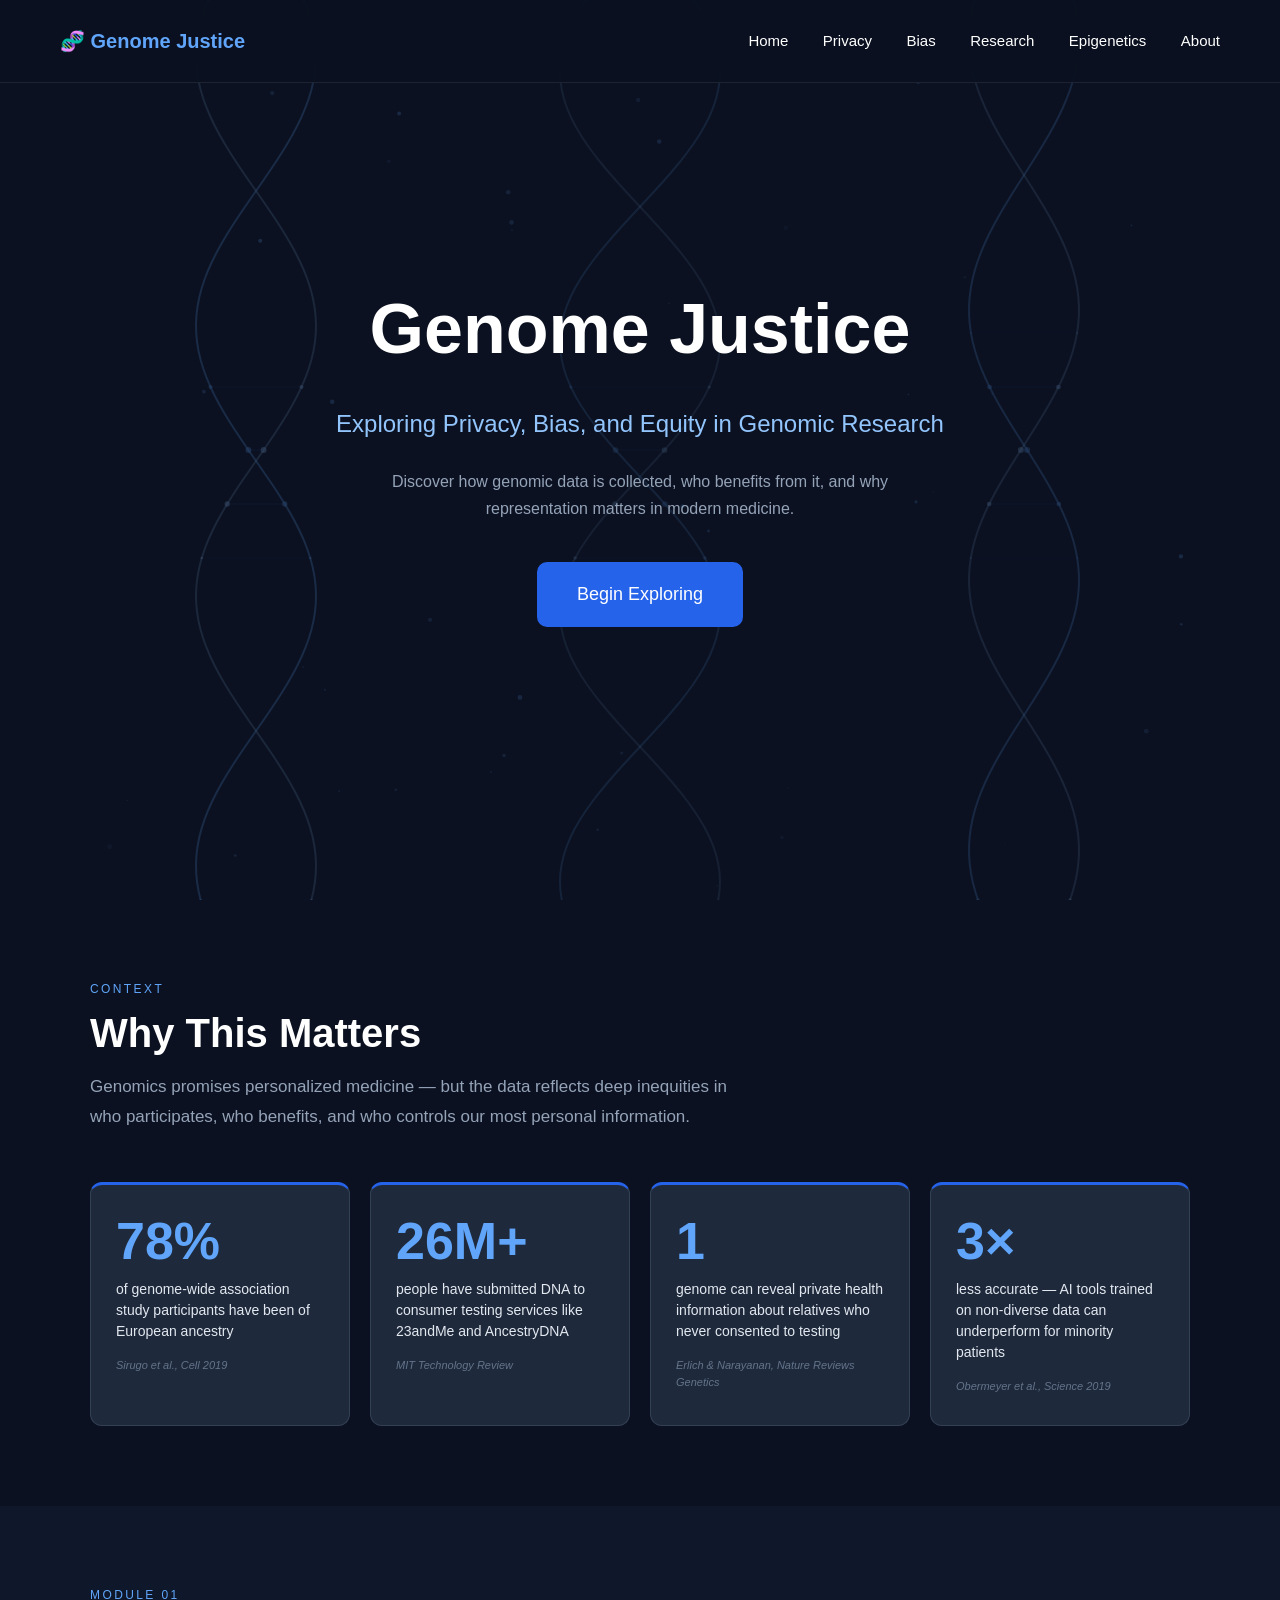
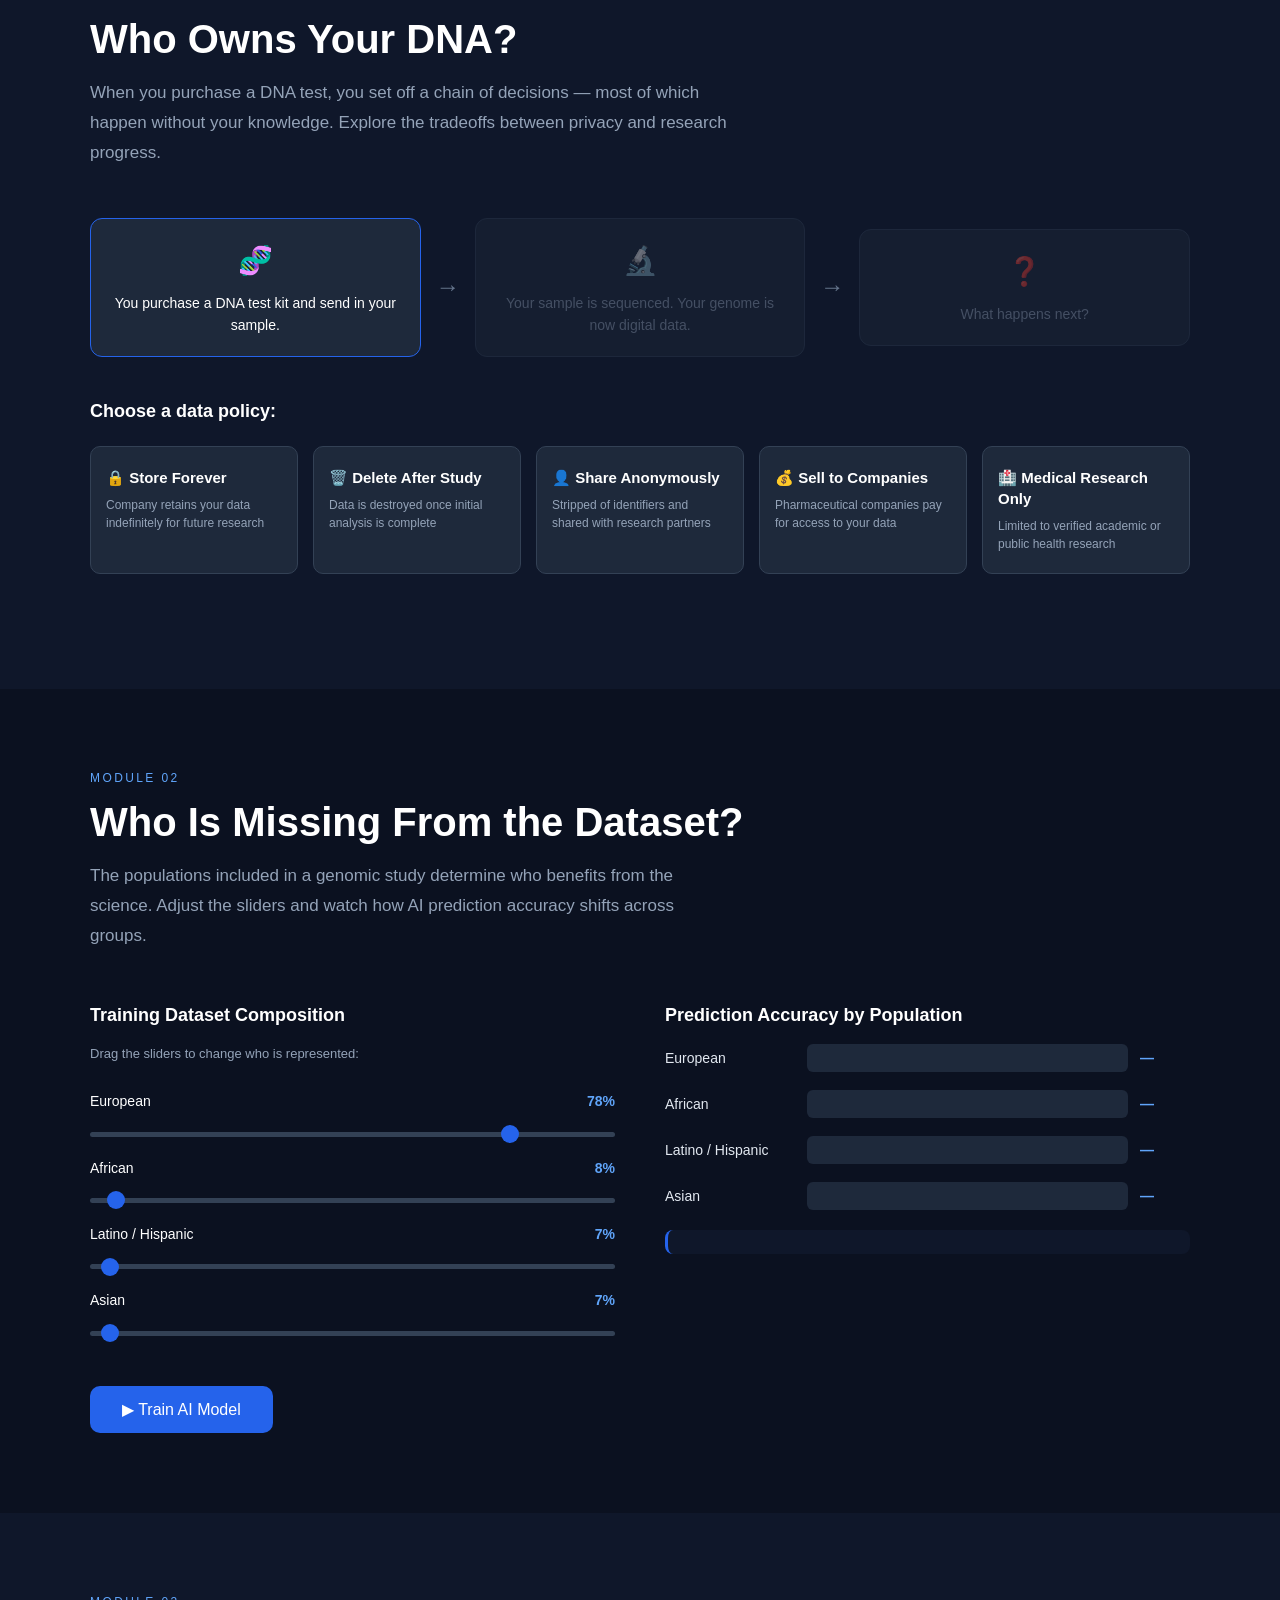
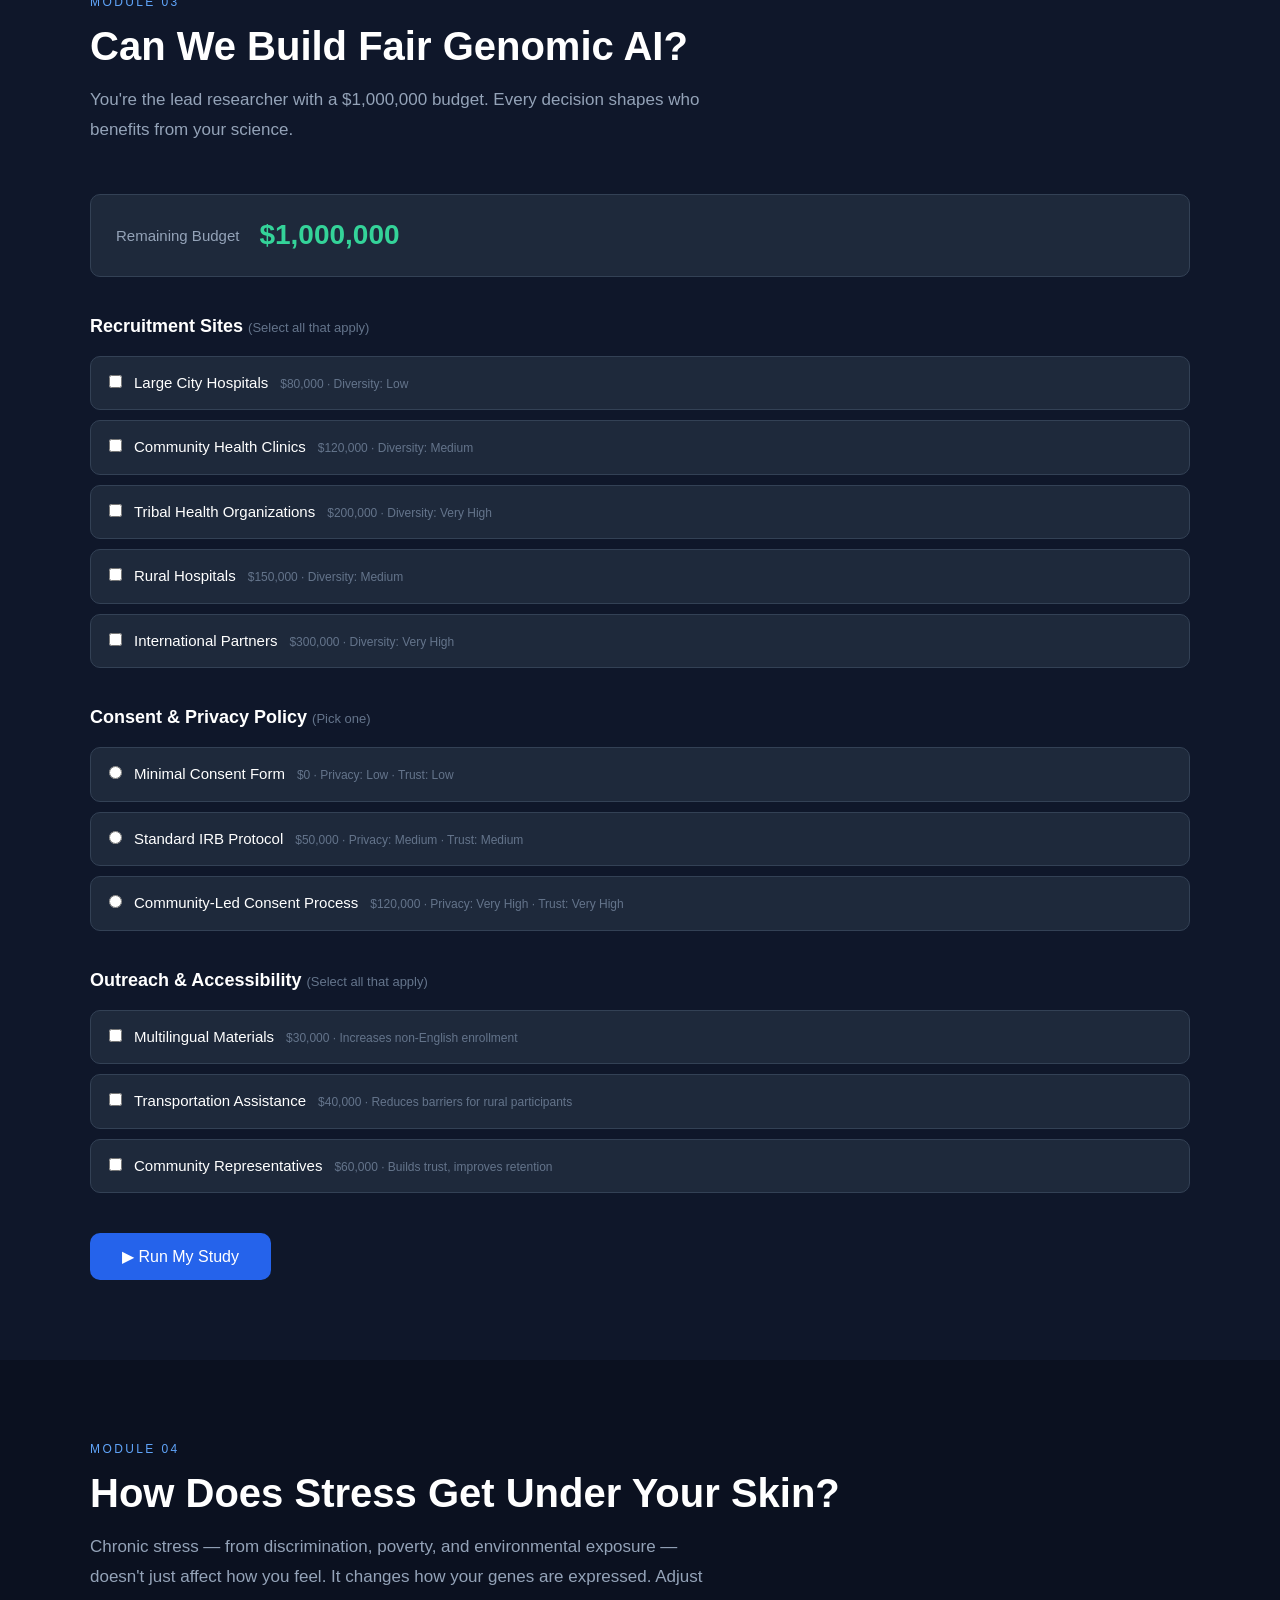
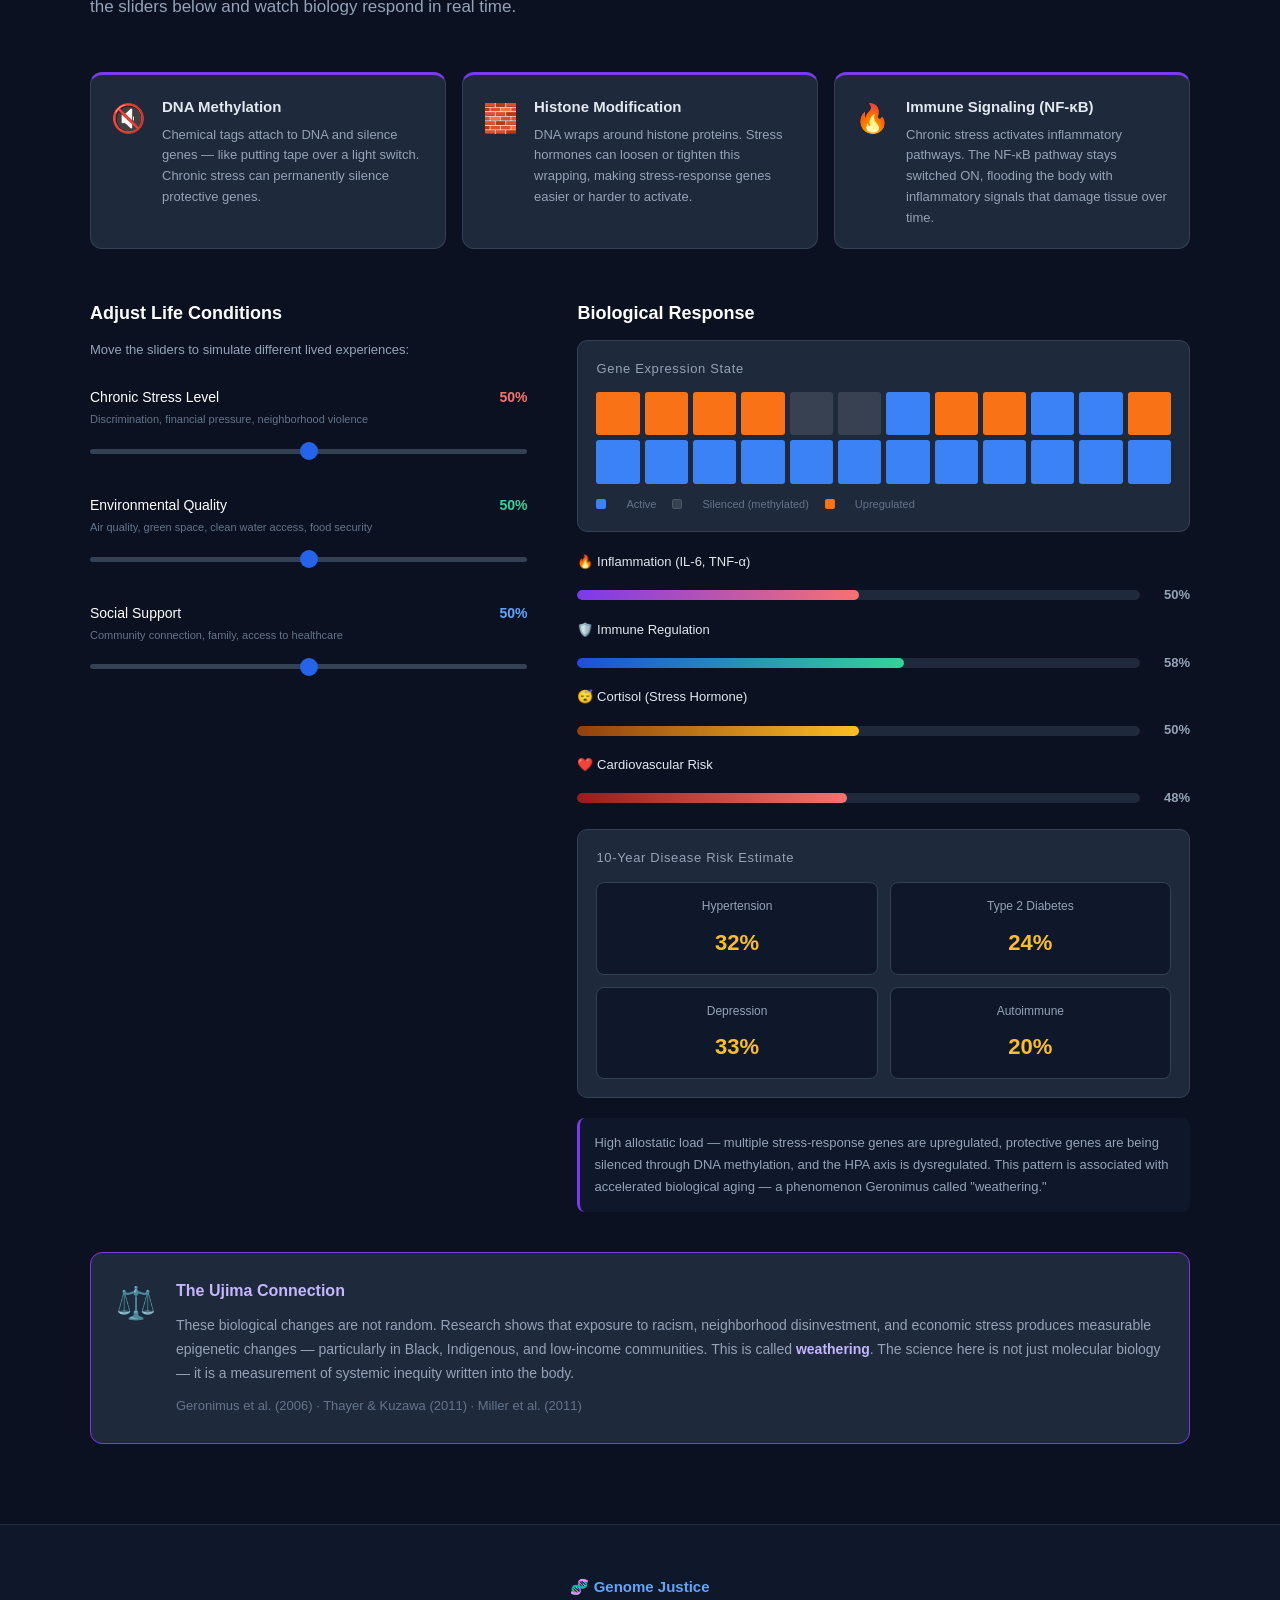
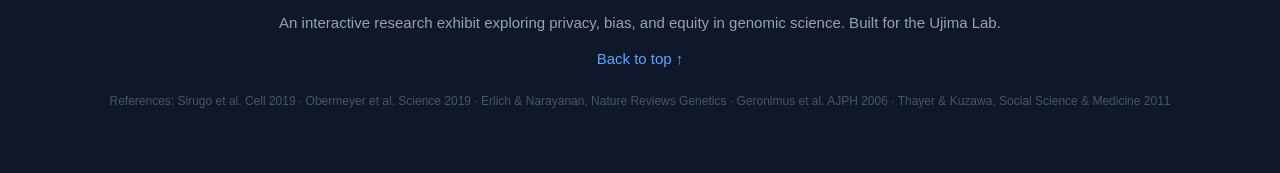
<file: index.html>
<!DOCTYPE html>
<html lang="en">
<head>
    <meta charset="UTF-8">
    <meta name="viewport" content="width=device-width, initial-scale=1.0">
    <title>Genome Justice</title>
    <link rel="stylesheet" href="style.css">
</head>
<body>

    <!-- HEADER -->
    <header>
        <h2>🧬 Genome Justice</h2>
        <nav>
            <a href="#hero">Home</a>
            <a href="#module1">Privacy</a>
            <a href="#module2">Bias</a>
            <a href="#module3">Research</a>
            <a href="#module4">Epigenetics</a>
            <a href="#footer">About</a>
        </nav>
    </header>

    <!-- HERO -->
    <main id="hero">
        <canvas id="dnaCanvas"></canvas>
        <div class="hero-content">
            <h1>Genome Justice</h1>
            <p class="subtitle">Exploring Privacy, Bias, and Equity in Genomic Research</p>
            <p class="description">
                Discover how genomic data is collected, who benefits from it,
                and why representation matters in modern medicine.
            </p>
            <a href="#why" class="hero-btn">Begin Exploring</a>
        </div>
    </main>

    <!-- WHY IT MATTERS -->
    <section id="why" class="section">
        <div class="section-inner">
            <p class="section-tag">Context</p>
            <h2 class="section-title">Why This Matters</h2>
            <p class="section-intro">
                Genomics promises personalized medicine — but the data reflects deep inequities in who participates,
                who benefits, and who controls our most personal information.
            </p>
            <div class="stat-grid">
                <div class="stat-card">
                    <div class="stat-number">78%</div>
                    <div class="stat-label">of genome-wide association study participants have been of European ancestry</div>
                    <div class="stat-source">Sirugo et al., Cell 2019</div>
                </div>
                <div class="stat-card">
                    <div class="stat-number">26M+</div>
                    <div class="stat-label">people have submitted DNA to consumer testing services like 23andMe and AncestryDNA</div>
                    <div class="stat-source">MIT Technology Review</div>
                </div>
                <div class="stat-card">
                    <div class="stat-number">1</div>
                    <div class="stat-label">genome can reveal private health information about relatives who never consented to testing</div>
                    <div class="stat-source">Erlich & Narayanan, Nature Reviews Genetics</div>
                </div>
                <div class="stat-card">
                    <div class="stat-number">3×</div>
                    <div class="stat-label">less accurate — AI tools trained on non-diverse data can underperform for minority patients</div>
                    <div class="stat-source">Obermeyer et al., Science 2019</div>
                </div>
            </div>
        </div>
    </section>

    <!-- MODULE 1 -->
    <section id="module1" class="section alt">
        <div class="section-inner">
            <p class="section-tag">Module 01</p>
            <h2 class="section-title">Who Owns Your DNA?</h2>
            <p class="section-intro">
                When you purchase a DNA test, you set off a chain of decisions — most of which happen without your knowledge.
                Explore the tradeoffs between privacy and research progress.
            </p>

            <div class="journey">
                <div class="journey-step active" id="step0">
                    <div class="step-icon">🧬</div>
                    <p>You purchase a DNA test kit and send in your sample.</p>
                </div>
                <div class="journey-arrow">→</div>
                <div class="journey-step" id="step1">
                    <div class="step-icon">🔬</div>
                    <p>Your sample is sequenced. Your genome is now digital data.</p>
                </div>
                <div class="journey-arrow">→</div>
                <div class="journey-step" id="step2">
                    <div class="step-icon">❓</div>
                    <p>What happens next?</p>
                </div>
            </div>

            <h3 class="choose-label">Choose a data policy:</h3>
            <div class="choice-grid">
                <button class="choice-btn" data-choice="store">🔒 Store Forever<span>Company retains your data indefinitely for future research</span></button>
                <button class="choice-btn" data-choice="delete">🗑️ Delete After Study<span>Data is destroyed once initial analysis is complete</span></button>
                <button class="choice-btn" data-choice="anonymous">👤 Share Anonymously<span>Stripped of identifiers and shared with research partners</span></button>
                <button class="choice-btn" data-choice="sell">💰 Sell to Companies<span>Pharmaceutical companies pay for access to your data</span></button>
                <button class="choice-btn" data-choice="research">🏥 Medical Research Only<span>Limited to verified academic or public health research</span></button>
            </div>

            <div class="score-panel" id="scorePanel">
                <h3>Policy Impact</h3>
                <div class="score-row">
                    <span class="score-label">Privacy Protection</span>
                    <div class="bar-track"><div class="bar-fill" id="privacyBar"></div></div>
                    <span class="bar-pct" id="privacyVal">—</span>
                </div>
                <div class="score-row">
                    <span class="score-label">Research Benefit</span>
                    <div class="bar-track"><div class="bar-fill" id="researchBar"></div></div>
                    <span class="bar-pct" id="researchVal">—</span>
                </div>
                <div class="score-row">
                    <span class="score-label">Commercial Use</span>
                    <div class="bar-track"><div class="bar-fill" id="commercialBar"></div></div>
                    <span class="bar-pct" id="commercialVal">—</span>
                </div>
                <div class="score-row">
                    <span class="score-label">Community Trust</span>
                    <div class="bar-track"><div class="bar-fill" id="trustBar"></div></div>
                    <span class="bar-pct" id="trustVal">—</span>
                </div>
                <p class="score-insight" id="scoreInsight"></p>
            </div>
        </div>
    </section>

    <!-- MODULE 2 -->
    <section id="module2" class="section">
        <div class="section-inner">
            <p class="section-tag">Module 02</p>
            <h2 class="section-title">Who Is Missing From the Dataset?</h2>
            <p class="section-intro">
                The populations included in a genomic study determine who benefits from the science.
                Adjust the sliders and watch how AI prediction accuracy shifts across groups.
            </p>

            <div class="bias-grid">
                <div class="bias-left">
                    <h3>Training Dataset Composition</h3>
                    <p class="hint">Drag the sliders to change who is represented:</p>

                    <div class="slider-group">
                        <div class="slider-row">
                            <span>European</span><span class="pct" id="pct-european">78%</span>
                        </div>
                        <input type="range" class="slider" id="sl-european" min="5" max="95" value="78" data-pop="european">

                        <div class="slider-row">
                            <span>African</span><span class="pct" id="pct-african">8%</span>
                        </div>
                        <input type="range" class="slider" id="sl-african" min="5" max="95" value="8" data-pop="african">

                        <div class="slider-row">
                            <span>Latino / Hispanic</span><span class="pct" id="pct-latino">7%</span>
                        </div>
                        <input type="range" class="slider" id="sl-latino" min="5" max="95" value="7" data-pop="latino">

                        <div class="slider-row">
                            <span>Asian</span><span class="pct" id="pct-asian">7%</span>
                        </div>
                        <input type="range" class="slider" id="sl-asian" min="5" max="95" value="7" data-pop="asian">
                    </div>

                    <button class="action-btn" id="trainBtn">▶ Train AI Model</button>
                </div>

                <div class="bias-right">
                    <h3>Prediction Accuracy by Population</h3>
                    <div id="loadingSteps" class="loading-steps" style="display:none;">
                        <p id="ls1">Preparing dataset...</p>
                        <p id="ls2">Building model...</p>
                        <p id="ls3">Running validation...</p>
                        <p id="ls4">Results ready.</p>
                    </div>
                    <div id="accuracyResults">
                        <div class="acc-row">
                            <span class="acc-label">European</span>
                            <div class="acc-track"><div class="acc-fill" id="acc-european"></div></div>
                            <span class="acc-pct" id="accpct-european">—</span>
                        </div>
                        <div class="acc-row">
                            <span class="acc-label">African</span>
                            <div class="acc-track"><div class="acc-fill" id="acc-african"></div></div>
                            <span class="acc-pct" id="accpct-african">—</span>
                        </div>
                        <div class="acc-row">
                            <span class="acc-label">Latino / Hispanic</span>
                            <div class="acc-track"><div class="acc-fill" id="acc-latino"></div></div>
                            <span class="acc-pct" id="accpct-latino">—</span>
                        </div>
                        <div class="acc-row">
                            <span class="acc-label">Asian</span>
                            <div class="acc-track"><div class="acc-fill" id="acc-asian"></div></div>
                            <span class="acc-pct" id="accpct-asian">—</span>
                        </div>
                        <p class="fairness-note" id="fairnessNote"></p>
                    </div>
                </div>
            </div>
        </div>
    </section>

    <!-- MODULE 3 -->
    <section id="module3" class="section alt">
        <div class="section-inner">
            <p class="section-tag">Module 03</p>
            <h2 class="section-title">Can We Build Fair Genomic AI?</h2>
            <p class="section-intro">
                You're the lead researcher with a $1,000,000 budget. Every decision shapes who benefits from your science.
            </p>

            <div class="budget-bar">
                <span>Remaining Budget</span>
                <span class="budget-amount" id="budgetDisplay">$1,000,000</span>
            </div>

            <div class="sim-section">
                <h3>Recruitment Sites <small>(Select all that apply)</small></h3>
                <label class="sim-option"><input type="checkbox" class="sim-check" data-key="urban" data-cost="80000"> Large City Hospitals <em>$80,000 · Diversity: Low</em></label>
                <label class="sim-option"><input type="checkbox" class="sim-check" data-key="community" data-cost="120000"> Community Health Clinics <em>$120,000 · Diversity: Medium</em></label>
                <label class="sim-option"><input type="checkbox" class="sim-check" data-key="tribal" data-cost="200000"> Tribal Health Organizations <em>$200,000 · Diversity: Very High</em></label>
                <label class="sim-option"><input type="checkbox" class="sim-check" data-key="rural" data-cost="150000"> Rural Hospitals <em>$150,000 · Diversity: Medium</em></label>
                <label class="sim-option"><input type="checkbox" class="sim-check" data-key="international" data-cost="300000"> International Partners <em>$300,000 · Diversity: Very High</em></label>
            </div>

            <div class="sim-section">
                <h3>Consent & Privacy Policy <small>(Pick one)</small></h3>
                <label class="sim-option"><input type="radio" name="privacy" class="sim-radio" data-key="minimal" data-cost="0"> Minimal Consent Form <em>$0 · Privacy: Low · Trust: Low</em></label>
                <label class="sim-option"><input type="radio" name="privacy" class="sim-radio" data-key="standard" data-cost="50000"> Standard IRB Protocol <em>$50,000 · Privacy: Medium · Trust: Medium</em></label>
                <label class="sim-option"><input type="radio" name="privacy" class="sim-radio" data-key="community_consent" data-cost="120000"> Community-Led Consent Process <em>$120,000 · Privacy: Very High · Trust: Very High</em></label>
            </div>

            <div class="sim-section">
                <h3>Outreach & Accessibility <small>(Select all that apply)</small></h3>
                <label class="sim-option"><input type="checkbox" class="sim-check" data-key="multilingual" data-cost="30000"> Multilingual Materials <em>$30,000 · Increases non-English enrollment</em></label>
                <label class="sim-option"><input type="checkbox" class="sim-check" data-key="transport" data-cost="40000"> Transportation Assistance <em>$40,000 · Reduces barriers for rural participants</em></label>
                <label class="sim-option"><input type="checkbox" class="sim-check" data-key="reps" data-cost="60000"> Community Representatives <em>$60,000 · Builds trust, improves retention</em></label>
            </div>

            <button class="action-btn" id="simRunBtn">▶ Run My Study</button>

            <div class="sim-results" id="simResults">
                <h3>Your Study Results</h3>
                <div class="result-grid">
                    <div class="result-card">🔬<br><small>Scientific Quality</small><br><strong id="res-science">—</strong></div>
                    <div class="result-card">🛡️<br><small>Privacy Protection</small><br><strong id="res-privacy">—</strong></div>
                    <div class="result-card">🌍<br><small>Representation</small><br><strong id="res-representation">—</strong></div>
                    <div class="result-card">🤝<br><small>Community Trust</small><br><strong id="res-trust">—</strong></div>
                </div>
                <p class="sim-feedback" id="simFeedback"></p>
            </div>
        </div>
    </section>

    <!-- MODULE 4: STRESS BIOLOGY + EPIGENETICS -->
    <section id="module4" class="section">
        <div class="section-inner">
            <p class="section-tag">Module 04</p>
            <h2 class="section-title">How Does Stress Get Under Your Skin?</h2>
            <p class="section-intro">
                Chronic stress — from discrimination, poverty, and environmental exposure — doesn't just affect how you feel.
                It changes how your genes are expressed. Adjust the sliders below and watch biology respond in real time.
            </p>

            <!-- CONCEPT EXPLAINER -->
            <div class="epi-explainer">
                <div class="epi-concept-card">
                    <div class="epi-icon">🔇</div>
                    <div>
                        <strong>DNA Methylation</strong>
                        <p>Chemical tags attach to DNA and silence genes — like putting tape over a light switch. Chronic stress can permanently silence protective genes.</p>
                    </div>
                </div>
                <div class="epi-concept-card">
                    <div class="epi-icon">🧱</div>
                    <div>
                        <strong>Histone Modification</strong>
                        <p>DNA wraps around histone proteins. Stress hormones can loosen or tighten this wrapping, making stress-response genes easier or harder to activate.</p>
                    </div>
                </div>
                <div class="epi-concept-card">
                    <div class="epi-icon">🔥</div>
                    <div>
                        <strong>Immune Signaling (NF-κB)</strong>
                        <p>Chronic stress activates inflammatory pathways. The NF-κB pathway stays switched ON, flooding the body with inflammatory signals that damage tissue over time.</p>
                    </div>
                </div>
            </div>

            <!-- INTERACTIVE SIMULATOR -->
            <div class="epi-simulator">
                <div class="epi-controls">
                    <h3>Adjust Life Conditions</h3>
                    <p class="hint">Move the sliders to simulate different lived experiences:</p>

                    <div class="epi-slider-group">
                        <div class="epi-slider-row">
                            <span>Chronic Stress Level</span>
                            <span class="epi-pct stress-color" id="stressVal">50%</span>
                        </div>
                        <div class="epi-slider-sublabel">Discrimination, financial pressure, neighborhood violence</div>
                        <input type="range" class="slider epi-slider" id="stressSlider" min="0" max="100" value="50">

                        <div class="epi-slider-row" style="margin-top:20px">
                            <span>Environmental Quality</span>
                            <span class="epi-pct env-color" id="envVal">50%</span>
                        </div>
                        <div class="epi-slider-sublabel">Air quality, green space, clean water access, food security</div>
                        <input type="range" class="slider epi-slider" id="envSlider" min="0" max="100" value="50">

                        <div class="epi-slider-row" style="margin-top:20px">
                            <span>Social Support</span>
                            <span class="epi-pct support-color" id="supportVal">50%</span>
                        </div>
                        <div class="epi-slider-sublabel">Community connection, family, access to healthcare</div>
                        <input type="range" class="slider epi-slider" id="supportSlider" min="0" max="100" value="50">
                    </div>
                </div>

                <div class="epi-outputs">
                    <h3>Biological Response</h3>

                    <!-- Gene expression visualization -->
                    <div class="gene-panel">
                        <div class="gene-panel-title">Gene Expression State</div>
                        <div class="gene-grid" id="geneGrid">
                            <!-- Filled by JS -->
                        </div>
                        <div class="gene-legend">
                            <span class="gene-dot active-gene"></span> Active
                            <span class="gene-dot silenced-gene"></span> Silenced (methylated)
                            <span class="gene-dot upregulated-gene"></span> Upregulated
                        </div>
                    </div>

                    <!-- Bio indicators -->
                    <div class="bio-indicators">
                        <div class="bio-row">
                            <span class="bio-label">🔥 Inflammation (IL-6, TNF-α)</span>
                            <div class="bio-track"><div class="bio-fill inflammation-fill" id="inflammationBar"></div></div>
                            <span class="bio-val" id="inflammationVal">—</span>
                        </div>
                        <div class="bio-row">
                            <span class="bio-label">🛡️ Immune Regulation</span>
                            <div class="bio-track"><div class="bio-fill immune-fill" id="immuneBar"></div></div>
                            <span class="bio-val" id="immuneVal">—</span>
                        </div>
                        <div class="bio-row">
                            <span class="bio-label">😴 Cortisol (Stress Hormone)</span>
                            <div class="bio-track"><div class="bio-fill cortisol-fill" id="cortisolBar"></div></div>
                            <span class="bio-val" id="cortisolVal">—</span>
                        </div>
                        <div class="bio-row">
                            <span class="bio-label">❤️ Cardiovascular Risk</span>
                            <div class="bio-track"><div class="bio-fill risk-fill" id="riskBar"></div></div>
                            <span class="bio-val" id="riskVal">—</span>
                        </div>
                    </div>

                    <!-- Disease risk summary -->
                    <div class="disease-panel" id="diseasePanel">
                        <div class="disease-panel-title">10-Year Disease Risk Estimate</div>
                        <div class="disease-grid">
                            <div class="disease-item">
                                <div class="disease-name">Hypertension</div>
                                <div class="disease-risk" id="risk-hypertension">—</div>
                            </div>
                            <div class="disease-item">
                                <div class="disease-name">Type 2 Diabetes</div>
                                <div class="disease-risk" id="risk-diabetes">—</div>
                            </div>
                            <div class="disease-item">
                                <div class="disease-name">Depression</div>
                                <div class="disease-risk" id="risk-depression">—</div>
                            </div>
                            <div class="disease-item">
                                <div class="disease-name">Autoimmune</div>
                                <div class="disease-risk" id="risk-autoimmune">—</div>
                            </div>
                        </div>
                    </div>

                    <div class="epi-insight" id="epiInsight"></div>
                </div>
            </div>

            <!-- UJIMA CONNECTION -->
            <div class="ujima-callout">
                <div class="ujima-icon">⚖️</div>
                <div>
                    <strong>The Ujima Connection</strong>
                    <p>These biological changes are not random. Research shows that exposure to racism, neighborhood disinvestment, and economic stress produces measurable epigenetic changes — particularly in Black, Indigenous, and low-income communities. This is called <em>weathering</em>. The science here is not just molecular biology — it is a measurement of systemic inequity written into the body.</p>
                    <p style="margin-top:10px; font-size:13px; color:#64748b;">Geronimus et al. (2006) · Thayer & Kuzawa (2011) · Miller et al. (2011)</p>
                </div>
            </div>
        </div>
    </section>

    <!-- FOOTER -->
    <footer id="footer">
        <p>🧬 <strong>Genome Justice</strong></p>
        <p>An interactive research exhibit exploring privacy, bias, and equity in genomic science. Built for the Ujima Lab.</p>
        <p><a href="#hero">Back to top ↑</a></p>
        <p class="refs">References: Sirugo et al. Cell 2019 · Obermeyer et al. Science 2019 · Erlich & Narayanan, Nature Reviews Genetics · Geronimus et al. AJPH 2006 · Thayer & Kuzawa, Social Science & Medicine 2011</p>
    </footer>

    <script src="script.js"></script>
</body>
</html>
</file>
<file: style.css>
/* ============================
   GENOME JUSTICE — style.css
   ============================ */

/* Reset */
* {
    margin: 0;
    padding: 0;
    box-sizing: border-box;
}

/* Body */
body {
    background: #0b1120;
    color: white;
    font-family: Arial, Helvetica, sans-serif;
    line-height: 1.6;
}

/* ---- HEADER / NAV ---- */
header {
    display: flex;
    justify-content: space-between;
    align-items: center;
    padding: 25px 60px;
    position: fixed;
    top: 0;
    left: 0;
    right: 0;
    z-index: 100;
    background: rgba(11, 17, 32, 0.9);
    backdrop-filter: blur(10px);
    border-bottom: 1px solid rgba(255,255,255,0.08);
}

header h2 {
    font-size: 20px;
    color: #60a5fa;
}

nav a {
    color: white;
    text-decoration: none;
    margin-left: 30px;
    font-size: 15px;
    transition: 0.3s;
}

nav a:hover {
    color: #60a5fa;
}

/* ---- HERO ---- */
main {
    position: relative;
    height: 100vh;
    display: flex;
    flex-direction: column;
    justify-content: center;
    align-items: center;
    text-align: center;
    overflow: hidden;
}

#dnaCanvas {
    position: absolute;
    inset: 0;
    width: 100%;
    height: 100%;
    opacity: 0.35;
}

.hero-content {
    position: relative;
    z-index: 2;
    padding: 0 20px;
}

h1 {
    font-size: 70px;
    margin-bottom: 20px;
}

.subtitle {
    font-size: 24px;
    color: #93c5fd;
    margin-bottom: 25px;
}

.description {
    width: 650px;
    max-width: 90%;
    line-height: 1.7;
    margin: 0 auto 40px;
    color: #94a3b8;
}

.hero-btn {
    display: inline-block;
    padding: 18px 40px;
    border: none;
    border-radius: 10px;
    background: #2563eb;
    color: white;
    font-size: 18px;
    cursor: pointer;
    transition: 0.3s;
    text-decoration: none;
}

.hero-btn:hover {
    background: #1d4ed8;
    text-decoration: none;
}

/* ---- SECTIONS ---- */
.section {
    padding: 80px 60px;
}

.section.alt {
    background: #0f172a;
}

.section-inner {
    max-width: 1100px;
    margin: 0 auto;
}

.section-tag {
    font-size: 12px;
    letter-spacing: 0.2em;
    text-transform: uppercase;
    color: #60a5fa;
    margin-bottom: 10px;
}

.section-title {
    font-size: 40px;
    margin-bottom: 15px;
    line-height: 1.2;
}

.section-intro {
    font-size: 17px;
    color: #94a3b8;
    max-width: 640px;
    margin-bottom: 50px;
    line-height: 1.75;
}

/* ---- STAT CARDS ---- */
.stat-grid {
    display: grid;
    grid-template-columns: repeat(auto-fit, minmax(220px, 1fr));
    gap: 20px;
}

.stat-card {
    background: #1e293b;
    border: 1px solid #334155;
    border-radius: 12px;
    padding: 30px 25px;
    border-top: 3px solid #2563eb;
    transition: border-color 0.3s;
}

.stat-card:hover {
    border-color: #60a5fa;
}

.stat-number {
    font-size: 52px;
    font-weight: bold;
    color: #60a5fa;
    margin-bottom: 12px;
    line-height: 1;
}

.stat-label {
    font-size: 14px;
    color: #e2e8f0;
    line-height: 1.5;
    margin-bottom: 15px;
}

.stat-source {
    font-size: 11px;
    color: #64748b;
    font-style: italic;
}

/* ---- MODULE 1 JOURNEY ---- */
.journey {
    display: flex;
    align-items: center;
    gap: 15px;
    margin-bottom: 40px;
    flex-wrap: wrap;
}

.journey-step {
    flex: 1;
    min-width: 160px;
    background: #1e293b;
    border: 1px solid #334155;
    border-radius: 12px;
    padding: 20px;
    text-align: center;
    opacity: 0.4;
    transition: opacity 0.4s, border-color 0.4s;
    font-size: 14px;
    color: #94a3b8;
}

.journey-step.active {
    opacity: 1;
    border-color: #2563eb;
    color: white;
}

.step-icon {
    font-size: 28px;
    margin-bottom: 8px;
}

.journey-arrow {
    font-size: 24px;
    color: #64748b;
    flex-shrink: 0;
}

/* ---- CHOICE BUTTONS ---- */
.choose-label {
    font-size: 18px;
    margin-bottom: 20px;
    font-weight: 600;
}

.choice-grid {
    display: grid;
    grid-template-columns: repeat(auto-fit, minmax(180px, 1fr));
    gap: 15px;
    margin-bottom: 35px;
}

.choice-btn {
    background: #1e293b;
    border: 1.5px solid #334155;
    border-radius: 10px;
    padding: 20px 15px;
    color: white;
    font-size: 15px;
    font-weight: 600;
    cursor: pointer;
    text-align: left;
    display: flex;
    flex-direction: column;
    gap: 8px;
    transition: 0.3s;
    line-height: 1.4;
}

.choice-btn span {
    font-size: 12px;
    font-weight: 400;
    color: #94a3b8;
    line-height: 1.5;
}

.choice-btn:hover {
    border-color: #60a5fa;
    background: #1e3a5f;
}

.choice-btn.selected {
    border-color: #2563eb;
    background: #1e3a5f;
}

/* ---- SCORE PANEL ---- */
.score-panel {
    background: #1e293b;
    border: 1px solid #334155;
    border-radius: 12px;
    padding: 30px;
    display: none;
}

.score-panel.visible {
    display: block;
}

.score-panel h3 {
    margin-bottom: 20px;
    font-size: 18px;
}

.score-row {
    display: grid;
    grid-template-columns: 160px 1fr 55px;
    align-items: center;
    gap: 15px;
    margin-bottom: 18px;
}

.score-label {
    font-size: 14px;
    color: #94a3b8;
}

.bar-track {
    height: 8px;
    background: #334155;
    border-radius: 4px;
    overflow: hidden;
}

.bar-fill {
    height: 100%;
    width: 0%;
    background: linear-gradient(90deg, #2563eb, #60a5fa);
    border-radius: 4px;
    transition: width 0.8s cubic-bezier(0.4, 0, 0.2, 1);
}

.bar-pct {
    font-size: 14px;
    color: #60a5fa;
    font-weight: 600;
    text-align: right;
}

.score-insight {
    font-size: 14px;
    color: #94a3b8;
    margin-top: 20px;
    padding: 15px;
    background: #0f172a;
    border-radius: 8px;
    border-left: 3px solid #2563eb;
    line-height: 1.7;
}

/* ---- MODULE 2 BIAS ---- */
.bias-grid {
    display: grid;
    grid-template-columns: 1fr 1fr;
    gap: 50px;
    align-items: start;
}

@media (max-width: 768px) {
    .bias-grid { grid-template-columns: 1fr; }
}

.bias-left h3,
.bias-right h3 {
    font-size: 18px;
    margin-bottom: 15px;
}

.hint {
    font-size: 13px;
    color: #94a3b8;
    margin-bottom: 25px;
}

.slider-group {
    margin-bottom: 25px;
}

.slider-row {
    display: flex;
    justify-content: space-between;
    margin-bottom: 6px;
    font-size: 14px;
}

.pct {
    color: #60a5fa;
    font-weight: 600;
}

.slider {
    -webkit-appearance: none;
    width: 100%;
    height: 5px;
    background: #334155;
    border-radius: 3px;
    outline: none;
    margin-bottom: 20px;
    cursor: pointer;
}

.slider::-webkit-slider-thumb {
    -webkit-appearance: none;
    width: 18px;
    height: 18px;
    background: #2563eb;
    border-radius: 50%;
    cursor: pointer;
    transition: background 0.3s;
}

.slider:hover::-webkit-slider-thumb {
    background: #60a5fa;
}

/* ---- ACTION BUTTON ---- */
.action-btn {
    padding: 14px 32px;
    border: none;
    border-radius: 10px;
    background: #2563eb;
    color: white;
    font-size: 16px;
    cursor: pointer;
    transition: 0.3s;
    margin-top: 5px;
}

.action-btn:hover {
    background: #1d4ed8;
}

/* ---- ACCURACY RESULTS ---- */
.loading-steps {
    padding: 15px 0;
}

.loading-steps p {
    font-size: 13px;
    color: #64748b;
    margin-bottom: 6px;
    font-family: monospace;
}

.loading-steps p.active {
    color: #60a5fa;
}

.acc-row {
    display: grid;
    grid-template-columns: 130px 1fr 50px;
    align-items: center;
    gap: 12px;
    margin-bottom: 18px;
}

.acc-label {
    font-size: 14px;
    color: #e2e8f0;
}

.acc-track {
    height: 28px;
    background: #1e293b;
    border-radius: 6px;
    overflow: hidden;
}

.acc-fill {
    height: 100%;
    width: 0%;
    background: linear-gradient(90deg, #2563eb, #60a5fa);
    border-radius: 6px;
    transition: width 0.9s cubic-bezier(0.4, 0, 0.2, 1);
}

.acc-pct {
    font-size: 14px;
    color: #60a5fa;
    font-weight: 600;
}

.fairness-note {
    margin-top: 20px;
    font-size: 13px;
    color: #94a3b8;
    line-height: 1.6;
    padding: 12px;
    background: #0f172a;
    border-radius: 8px;
    border-left: 3px solid #2563eb;
}

/* ---- MODULE 3 SIMULATOR ---- */
.budget-bar {
    display: flex;
    align-items: center;
    gap: 20px;
    background: #1e293b;
    border: 1px solid #334155;
    border-radius: 10px;
    padding: 18px 25px;
    margin-bottom: 35px;
    font-size: 15px;
    color: #94a3b8;
}

.budget-amount {
    font-size: 28px;
    font-weight: bold;
    color: #34d399;
    transition: color 0.3s;
}

.budget-amount.tight { color: #fbbf24; }
.budget-amount.over  { color: #f87171; }

.sim-section {
    margin-bottom: 35px;
}

.sim-section h3 {
    font-size: 18px;
    margin-bottom: 15px;
}

.sim-section small {
    font-size: 13px;
    font-weight: 400;
    color: #64748b;
}

.sim-option {
    display: flex;
    align-items: flex-start;
    gap: 12px;
    background: #1e293b;
    border: 1px solid #334155;
    border-radius: 10px;
    padding: 15px 18px;
    margin-bottom: 10px;
    cursor: pointer;
    font-size: 15px;
    transition: 0.3s;
    line-height: 1.5;
}

.sim-option:hover {
    border-color: #2563eb;
    background: #1e3a5f;
}

.sim-option em {
    display: block;
    font-style: normal;
    font-size: 12px;
    color: #64748b;
    margin-top: 3px;
}

.sim-option input {
    accent-color: #2563eb;
    margin-top: 3px;
    flex-shrink: 0;
}

/* ---- RESULTS ---- */
.sim-results {
    display: none;
    margin-top: 30px;
    background: #1e293b;
    border: 1px solid #334155;
    border-radius: 12px;
    padding: 30px;
}

.sim-results.visible { display: block; }

.sim-results h3 {
    font-size: 22px;
    margin-bottom: 25px;
}

.result-grid {
    display: grid;
    grid-template-columns: repeat(auto-fit, minmax(150px, 1fr));
    gap: 15px;
    margin-bottom: 25px;
}

.result-card {
    background: #0f172a;
    border: 1px solid #334155;
    border-radius: 10px;
    padding: 25px 15px;
    text-align: center;
    font-size: 14px;
    line-height: 1.7;
}

.result-card strong {
    display: block;
    font-size: 30px;
    color: #60a5fa;
    margin-top: 5px;
}

.result-card small {
    color: #94a3b8;
}

.sim-feedback {
    font-size: 14px;
    color: #94a3b8;
    line-height: 1.7;
    padding: 15px;
    background: #0f172a;
    border-radius: 8px;
    border-left: 3px solid #34d399;
}

/* ---- FOOTER ---- */
footer {
    background: #0f172a;
    border-top: 1px solid #1e293b;
    padding: 50px 60px;
    text-align: center;
}

footer p {
    margin-bottom: 12px;
    color: #94a3b8;
    font-size: 15px;
}

footer strong {
    color: #60a5fa;
}

footer a {
    color: #60a5fa;
    text-decoration: none;
}

footer a:hover {
    text-decoration: underline;
}

.refs {
    font-size: 12px !important;
    color: #475569 !important;
    margin-top: 20px;
    line-height: 1.7 !important;
}

/* ---- MODULE 4: EPIGENETICS ---- */

.epi-explainer {
    display: grid;
    grid-template-columns: repeat(auto-fit, minmax(260px, 1fr));
    gap: 16px;
    margin-bottom: 50px;
}

.epi-concept-card {
    display: flex;
    align-items: flex-start;
    gap: 16px;
    background: #1e293b;
    border: 1px solid #334155;
    border-radius: 12px;
    padding: 20px;
    border-top: 3px solid #7c3aed;
}

.epi-icon {
    font-size: 28px;
    flex-shrink: 0;
    margin-top: 2px;
}

.epi-concept-card strong {
    display: block;
    font-size: 15px;
    margin-bottom: 6px;
    color: #e2e8f0;
}

.epi-concept-card p {
    font-size: 13px;
    color: #94a3b8;
    line-height: 1.6;
}

.epi-simulator {
    display: grid;
    grid-template-columns: 1fr 1.4fr;
    gap: 50px;
    align-items: start;
    margin-bottom: 40px;
}

@media (max-width: 768px) {
    .epi-simulator { grid-template-columns: 1fr; }
}

.epi-controls h3,
.epi-outputs h3 {
    font-size: 18px;
    margin-bottom: 12px;
}

.epi-slider-group { margin-bottom: 10px; }

.epi-slider-row {
    display: flex;
    justify-content: space-between;
    font-size: 14px;
    margin-bottom: 4px;
}

.epi-slider-sublabel {
    font-size: 11px;
    color: #64748b;
    margin-bottom: 8px;
    line-height: 1.4;
}

.epi-pct { font-weight: 700; font-size: 14px; }
.stress-color  { color: #f87171; }
.env-color     { color: #34d399; }
.support-color { color: #60a5fa; }

/* Gene Grid */
.gene-panel {
    background: #1e293b;
    border: 1px solid #334155;
    border-radius: 10px;
    padding: 18px;
    margin-bottom: 20px;
}

.gene-panel-title {
    font-size: 13px;
    color: #94a3b8;
    margin-bottom: 12px;
    letter-spacing: 0.05em;
}

.gene-grid {
    display: grid;
    grid-template-columns: repeat(12, 1fr);
    gap: 5px;
    margin-bottom: 12px;
}

.gene-cell {
    width: 100%;
    aspect-ratio: 1;
    border-radius: 3px;
    transition: background 0.5s ease, transform 0.3s ease;
}

.gene-cell.active    { background: #3b82f6; }
.gene-cell.silenced  { background: #374151; }
.gene-cell.upreg     { background: #f97316; }

.gene-legend {
    display: flex;
    gap: 16px;
    font-size: 11px;
    color: #64748b;
    align-items: center;
}

.gene-dot {
    display: inline-block;
    width: 10px;
    height: 10px;
    border-radius: 2px;
    margin-right: 4px;
}
.active-gene     { background: #3b82f6; }
.silenced-gene   { background: #374151; border: 1px solid #4b5563; }
.upregulated-gene{ background: #f97316; }

/* Bio indicators */
.bio-indicators {
    display: flex;
    flex-direction: column;
    gap: 14px;
    margin-bottom: 20px;
}

.bio-row {
    display: grid;
    grid-template-columns: 1fr auto;
    gap: 10px;
    align-items: center;
}

.bio-label {
    font-size: 13px;
    color: #e2e8f0;
    grid-column: 1 / -1;
    margin-bottom: 2px;
}

.bio-track {
    height: 10px;
    background: #1e293b;
    border-radius: 5px;
    overflow: hidden;
    flex: 1;
}

.bio-fill {
    height: 100%;
    width: 0%;
    border-radius: 5px;
    transition: width 0.6s cubic-bezier(0.4, 0, 0.2, 1),
                background 0.6s ease;
}

.inflammation-fill { background: linear-gradient(90deg, #7c3aed, #f87171); }
.immune-fill       { background: linear-gradient(90deg, #1d4ed8, #34d399); }
.cortisol-fill     { background: linear-gradient(90deg, #92400e, #fbbf24); }
.risk-fill         { background: linear-gradient(90deg, #991b1b, #f87171); }

.bio-val {
    font-size: 13px;
    font-weight: 700;
    color: #94a3b8;
    min-width: 40px;
    text-align: right;
}

/* Disease risk panel */
.disease-panel {
    background: #1e293b;
    border: 1px solid #334155;
    border-radius: 10px;
    padding: 18px;
    margin-bottom: 20px;
}

.disease-panel-title {
    font-size: 13px;
    color: #94a3b8;
    margin-bottom: 14px;
    letter-spacing: 0.05em;
}

.disease-grid {
    display: grid;
    grid-template-columns: repeat(2, 1fr);
    gap: 12px;
}

.disease-item {
    background: #0f172a;
    border-radius: 8px;
    padding: 14px;
    text-align: center;
    border: 1px solid #334155;
}

.disease-name {
    font-size: 12px;
    color: #94a3b8;
    margin-bottom: 8px;
}

.disease-risk {
    font-size: 22px;
    font-weight: 700;
    color: #f87171;
    transition: color 0.5s;
}

.disease-risk.low    { color: #34d399; }
.disease-risk.medium { color: #fbbf24; }
.disease-risk.high   { color: #f87171; }

.epi-insight {
    font-size: 13px;
    color: #94a3b8;
    line-height: 1.7;
    padding: 14px;
    background: #0f172a;
    border-radius: 8px;
    border-left: 3px solid #7c3aed;
    min-height: 50px;
}

/* Ujima callout */
.ujima-callout {
    display: flex;
    gap: 20px;
    align-items: flex-start;
    background: #1e293b;
    border: 1px solid #7c3aed;
    border-radius: 12px;
    padding: 25px;
    margin-top: 10px;
}

.ujima-icon {
    font-size: 32px;
    flex-shrink: 0;
}

.ujima-callout strong {
    display: block;
    font-size: 16px;
    margin-bottom: 10px;
    color: #c4b5fd;
}

.ujima-callout p {
    font-size: 14px;
    color: #94a3b8;
    line-height: 1.7;
}

.ujima-callout em {
    color: #c4b5fd;
    font-style: normal;
    font-weight: 600;
}

/* ---- RESPONSIVE ---- */
@media (max-width: 640px) {
    header { padding: 18px 20px; }
    header h2 { font-size: 16px; }
    nav { display: none; }
    h1 { font-size: 42px; }
    .subtitle { font-size: 18px; }
    .section { padding: 60px 20px; }
    .section-title { font-size: 28px; }
    footer { padding: 40px 20px; }
    .score-row { grid-template-columns: 1fr; gap: 5px; }
    .journey { flex-direction: column; }
    .journey-arrow { transform: rotate(90deg); }
}
</file>
